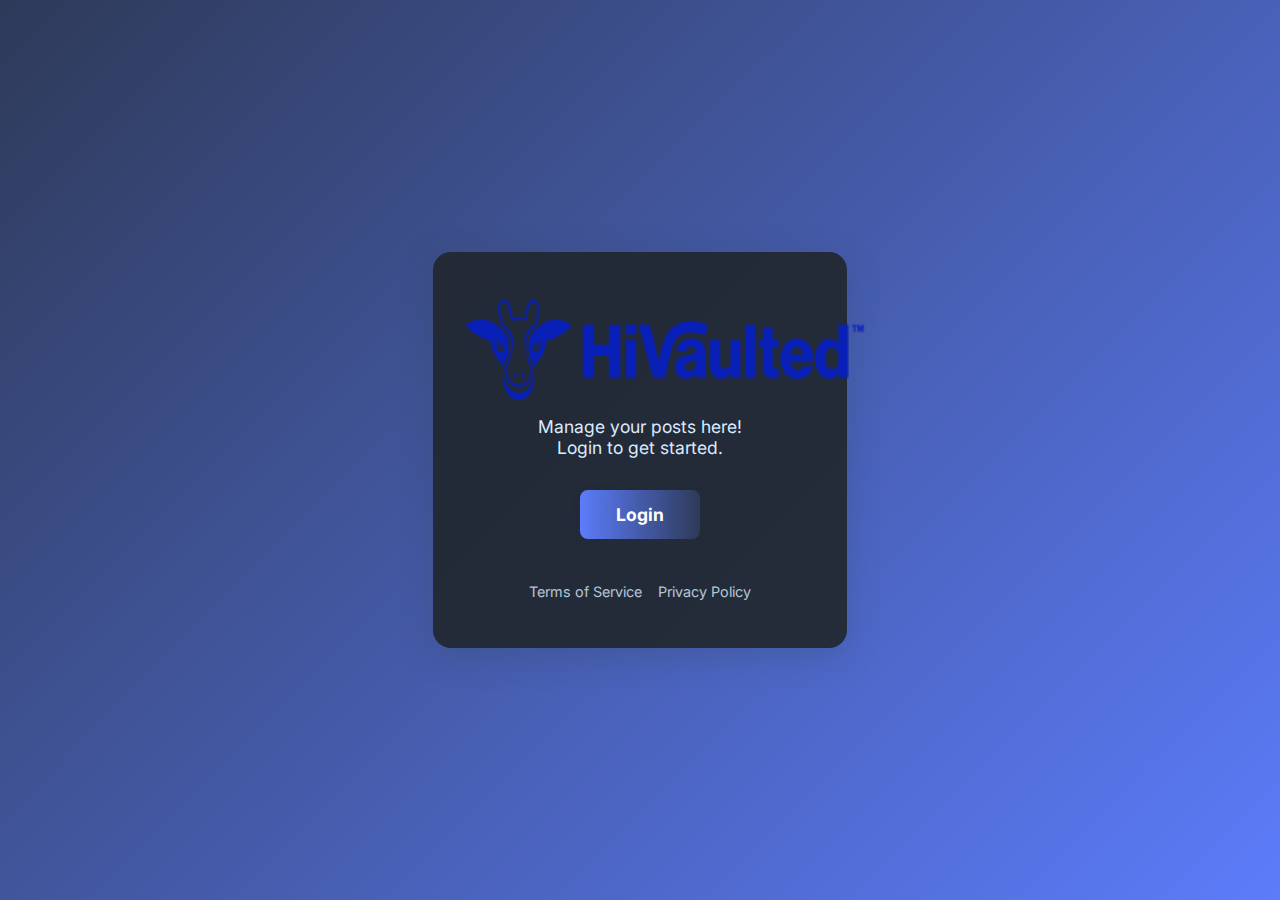
<file: index.html>
<!DOCTYPE html>
<html lang="en">
<head>
    <meta charset="UTF-8">
    <meta name="viewport" content="width=device-width,initial-scale=1.0">
    <title>HiVaulted - Welcome</title>
    
    <!-- Primary Meta Tags -->
    <meta name="title" content="HiVaulted - Welcome">
    <meta name="description" content="Manage your posts here! Login to get started with HiVaulted.">
    <meta name="keywords" content="HiVaulted, social media management, video player, post management, content creation">
    <meta name="author" content="HiVaulted">
    
    <!-- Open Graph / Facebook Meta Tags -->
    <meta property="og:type" content="website" />
    <meta property="og:url" content="https://hi-vaulted.vercel.app/" />
    <meta property="og:title" content="HiVaulted - Welcome" />
    <meta property="og:description" content="Manage your posts here! Login to get started with HiVaulted." />
    <meta property="og:image" content="https://hi-vaulted.vercel.app/src/Logo.png" />
    <meta property="og:image:secure_url" content="https://hi-vaulted.vercel.app/src/Logo.png" />
    <meta property="og:image:type" content="image/png" />
    <meta property="og:image:width" content="1200" />
    <meta property="og:image:height" content="630" />
    <meta property="og:image:alt" content="HiVaulted Logo" />
    <meta property="og:site_name" content="HiVaulted" />
    <meta property="og:locale" content="en_US" />
    <meta property="fb:app_id" content="1028800242485433" />
    
    <!-- Additional Meta Tags -->
    <link rel="canonical" href="https://hi-vaulted.vercel.app/" />
    <meta name="robots" content="index, follow">
    <meta http-equiv="Content-Type" content="text/html; charset=utf-8">
    <meta name="language" content="English">
    
    <!-- Favicon -->
    <link rel="icon" type="image/png" href="/src/Logo.png">
    
    <!-- Google Fonts -->
    <link href="https://fonts.googleapis.com/css?family=Inter:400,700&display=swap" rel="stylesheet">

    <style>
        body {
            margin: 0;
            font-family: 'Inter', Arial, sans-serif;
            background: linear-gradient(135deg, #2e3a59 0%, #5c7cfa 100%);
            color: #fff;
            min-height: 100vh;
            display: flex;
            align-items: center;
            justify-content: center;
        }
        .container {
            background: rgba(34, 40, 49, 0.95);
            padding: 48px 32px;
            border-radius: 18px;
            box-shadow: 0 8px 32px rgba(44, 62, 80, 0.25);
            text-align: center;
            max-width: 350px;
            width: 100%;
        }
        .logo {
            font-size: 2.5rem;
            font-weight: 700;
            letter-spacing: 2px;
            margin-bottom: 16px;
            color: #5c7cfa;
        }
        .subtitle {
            font-size: 1.1rem;
            margin-bottom: 32px;
            color: #dbeafe;
        }
        .login-btn {
            display: inline-block;
            padding: 14px 36px;
            font-size: 1.1rem;
            font-weight: 700;
            color: #fff;
            background: linear-gradient(90deg, #5c7cfa 0%, #2e3a59 100%);
            border: none;
            border-radius: 8px;
            cursor: pointer;
            text-decoration: none;
            transition: background 0.2s;
            box-shadow: 0 2px 8px rgba(44, 62, 80, 0.15);
            margin-bottom: 20px;
        }
        .login-btn:hover {
            background: linear-gradient(90deg, #2e3a59 0%, #5c7cfa 100%);
        }
        .footer-links {
            margin-top: 24px;
            display: flex;
            gap: 16px;
            justify-content: center;
            flex-wrap: wrap;
        }
        .footer-links a {
            color: #dbeafe;
            text-decoration: none;
            font-size: 0.9rem;
            opacity: 0.8;
            transition: opacity 0.2s;
        }
        .footer-links a:hover {
            opacity: 1;
            text-decoration: underline;
        }
    </style>
</head>
<body>
    <div class="container">
        <img src="src/Logo.png" alt="HiVaulted Logo" class="logo" style="width: 400px; height: 100px; margin-bottom: 16px; display: block; margin-left: auto; margin-right: auto;">
        <div class="subtitle">Manage your posts here!<br>Login to get started.</div>
        <a class="login-btn" href="https://app.hivaulted.com/version-test/">Login</a>
        
        <div class="footer-links">
            <a href="terms.html">Terms of Service</a>
            <a href="privacy.html">Privacy Policy</a>
        </div>
    </div>
</body>
</html>
</file>
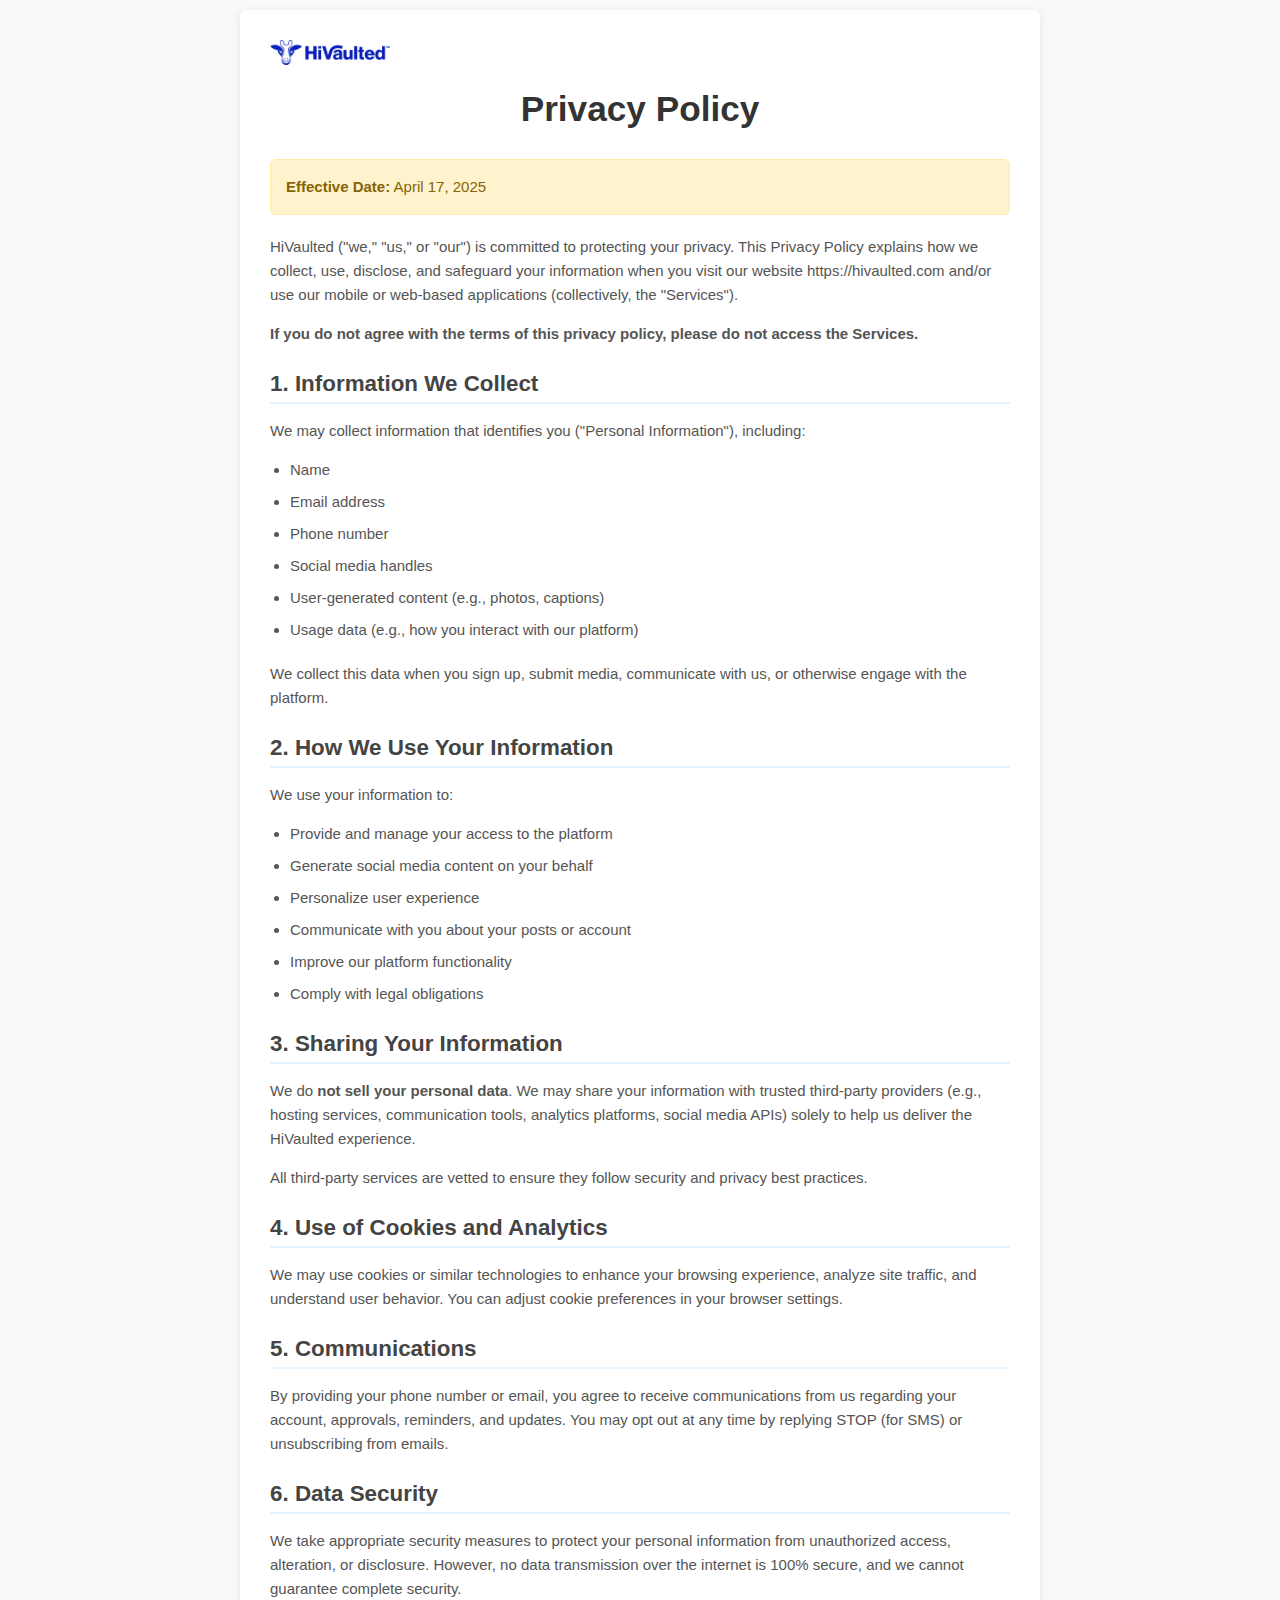
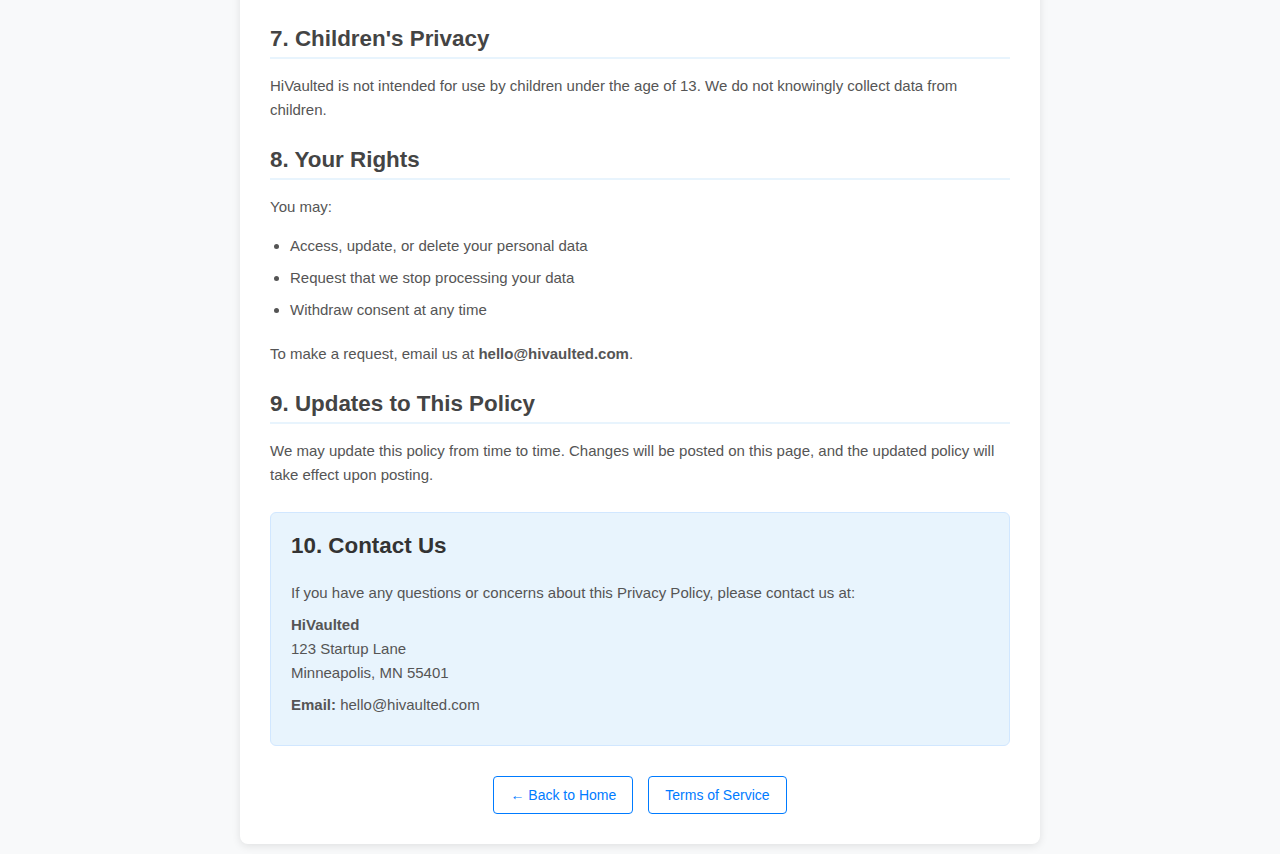
<file: privacy.html>
<!DOCTYPE html>
<html lang="en">
<head>
    <meta charset="UTF-8">
    <meta name="viewport" content="width=device-width, initial-scale=1.0">
    <title>Privacy Policy - HiVaulted</title>
    
    <!-- Primary Meta Tags -->
    <meta name="title" content="Privacy Policy - HiVaulted">
    <meta name="description" content="Privacy Policy for HiVaulted - Learn how we protect your privacy and handle your data">
    <meta name="keywords" content="HiVaulted, privacy policy, data protection, video player, privacy">
    <meta name="author" content="HiVaulted">
    
    <!-- Open Graph / Facebook Meta Tags -->
    <meta property="og:type" content="website" />
    <meta property="og:url" content="https://hi-vaulted.vercel.app/privacy.html" />
    <meta property="og:title" content="Privacy Policy - HiVaulted" />
    <meta property="og:description" content="Privacy Policy for HiVaulted - Learn how we protect your privacy and handle your data" />
    <meta property="og:image" content="https://hi-vaulted.vercel.app/src/Logo.png" />
    <meta property="og:image:secure_url" content="https://hi-vaulted.vercel.app/src/Logo.png" />
    <meta property="og:image:type" content="image/png" />
    <meta property="og:image:width" content="1200" />
    <meta property="og:image:height" content="630" />
    <meta property="og:image:alt" content="HiVaulted Logo" />
    <meta property="og:site_name" content="HiVaulted" />
    <meta property="og:locale" content="en_US" />
    <meta property="fb:app_id" content="1028800242485433" />
    
    <!-- Additional Meta Tags -->
    <link rel="canonical" href="https://hi-vaulted.vercel.app/privacy.html" />
    <meta name="robots" content="index, follow">
    <meta http-equiv="Content-Type" content="text/html; charset=utf-8">
    <meta name="language" content="English">
    
    <!-- Favicon -->
    <link rel="icon" type="image/png" href="/src/Logo.png">
    
    <!-- Stylesheet -->
    <link rel="stylesheet" href="styles.css">
</head>
<body>
    <div class="content-container">
        <div class="logo">
            <img src="src/Logo.png" alt="HiVaulted Logo">
        </div>
        
        <h1>Privacy Policy</h1>
        
        <div class="highlight">
            <p><strong>Effective Date:</strong> April 17, 2025</p>
        </div>
        
        <p>HiVaulted ("we," "us," or "our") is committed to protecting your privacy. This Privacy Policy explains how we collect, use, disclose, and safeguard your information when you visit our website https://hivaulted.com and/or use our mobile or web-based applications (collectively, the "Services").</p>

        <p><strong>If you do not agree with the terms of this privacy policy, please do not access the Services.</strong></p>

        <h2>1. Information We Collect</h2>
        <p>We may collect information that identifies you ("Personal Information"), including:</p>
        <ul>
            <li>Name</li>
            <li>Email address</li>
            <li>Phone number</li>
            <li>Social media handles</li>
            <li>User-generated content (e.g., photos, captions)</li>
            <li>Usage data (e.g., how you interact with our platform)</li>
        </ul>
        <p>We collect this data when you sign up, submit media, communicate with us, or otherwise engage with the platform.</p>

        <h2>2. How We Use Your Information</h2>
        <p>We use your information to:</p>
        <ul>
            <li>Provide and manage your access to the platform</li>
            <li>Generate social media content on your behalf</li>
            <li>Personalize user experience</li>
            <li>Communicate with you about your posts or account</li>
            <li>Improve our platform functionality</li>
            <li>Comply with legal obligations</li>
        </ul>

        <h2>3. Sharing Your Information</h2>
        <p>We do <strong>not sell your personal data</strong>. We may share your information with trusted third-party providers (e.g., hosting services, communication tools, analytics platforms, social media APIs) solely to help us deliver the HiVaulted experience.</p>
        <p>All third-party services are vetted to ensure they follow security and privacy best practices.</p>

        <h2>4. Use of Cookies and Analytics</h2>
        <p>We may use cookies or similar technologies to enhance your browsing experience, analyze site traffic, and understand user behavior. You can adjust cookie preferences in your browser settings.</p>

        <h2>5. Communications</h2>
        <p>By providing your phone number or email, you agree to receive communications from us regarding your account, approvals, reminders, and updates. You may opt out at any time by replying STOP (for SMS) or unsubscribing from emails.</p>

        <h2>6. Data Security</h2>
        <p>We take appropriate security measures to protect your personal information from unauthorized access, alteration, or disclosure. However, no data transmission over the internet is 100% secure, and we cannot guarantee complete security.</p>

        <h2>7. Children's Privacy</h2>
        <p>HiVaulted is not intended for use by children under the age of 13. We do not knowingly collect data from children.</p>

        <h2>8. Your Rights</h2>
        <p>You may:</p>
        <ul>
            <li>Access, update, or delete your personal data</li>
            <li>Request that we stop processing your data</li>
            <li>Withdraw consent at any time</li>
        </ul>
        <p>To make a request, email us at <strong>hello@hivaulted.com</strong>.</p>

        <h2>9. Updates to This Policy</h2>
        <p>We may update this policy from time to time. Changes will be posted on this page, and the updated policy will take effect upon posting.</p>

        <div class="contact-info">
            <h2>10. Contact Us</h2>
            <p>If you have any questions or concerns about this Privacy Policy, please contact us at:</p>
            <p><strong>HiVaulted</strong><br>
            123 Startup Lane<br>
            Minneapolis, MN 55401</p>
            <p><strong>Email:</strong> hello@hivaulted.com</p>
        </div>

        <div class="nav-links">
            <a href="index.html" class="nav-link">← Back to Home</a>
            <a href="terms.html" class="nav-link">Terms of Service</a>
        </div>
    </div>
</body>
</html>
</file>
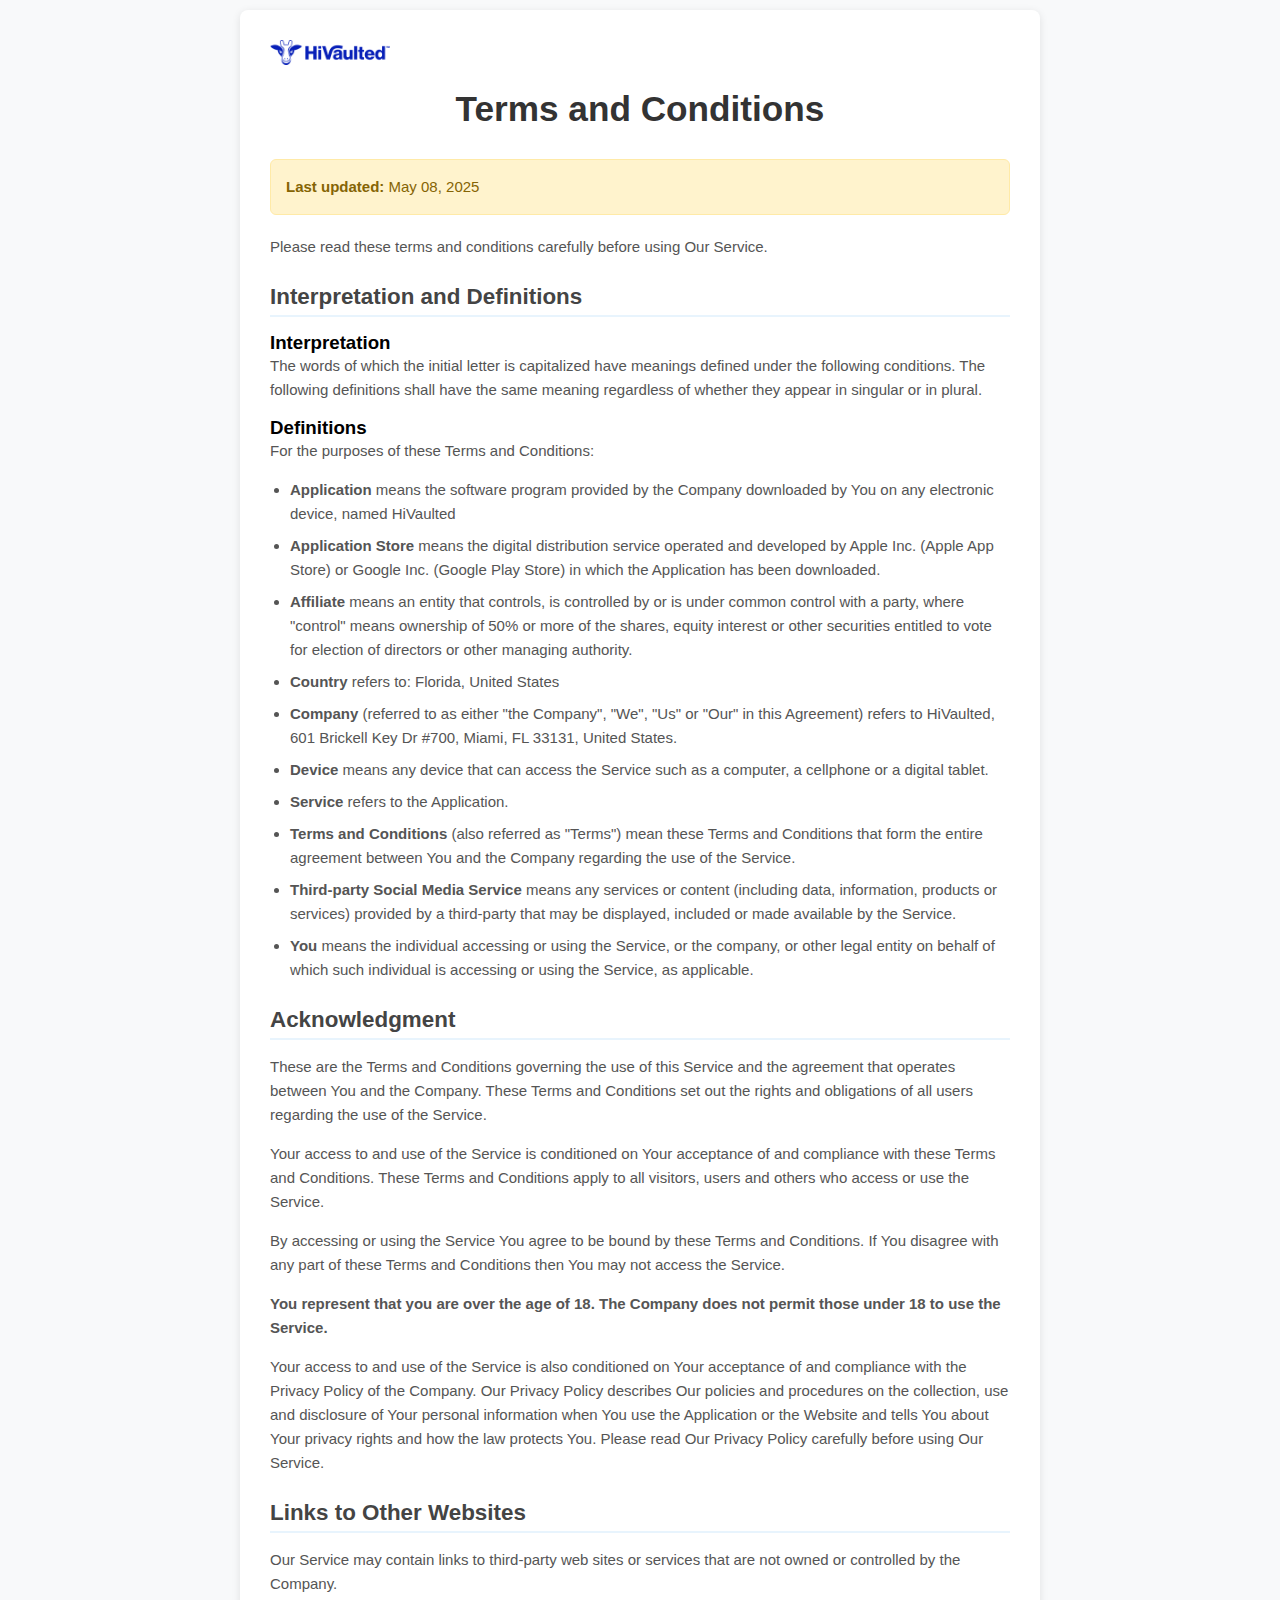
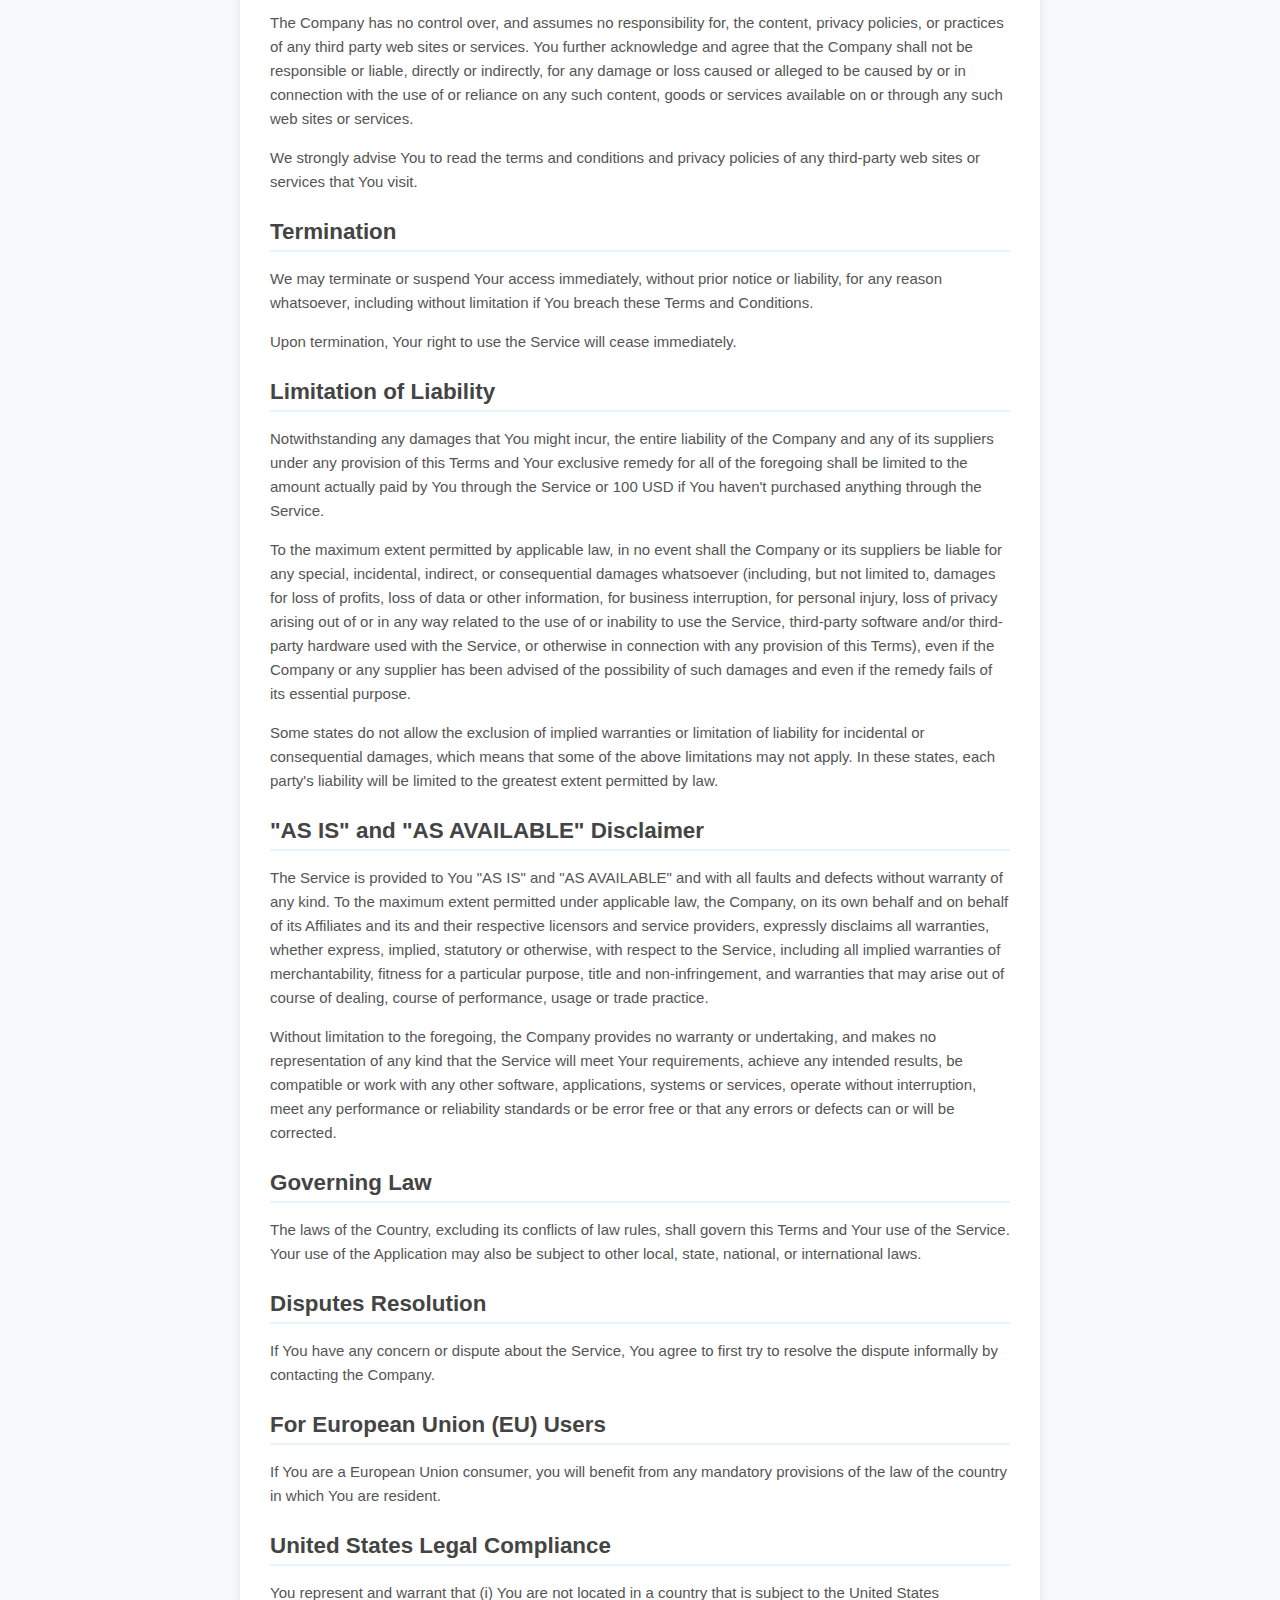
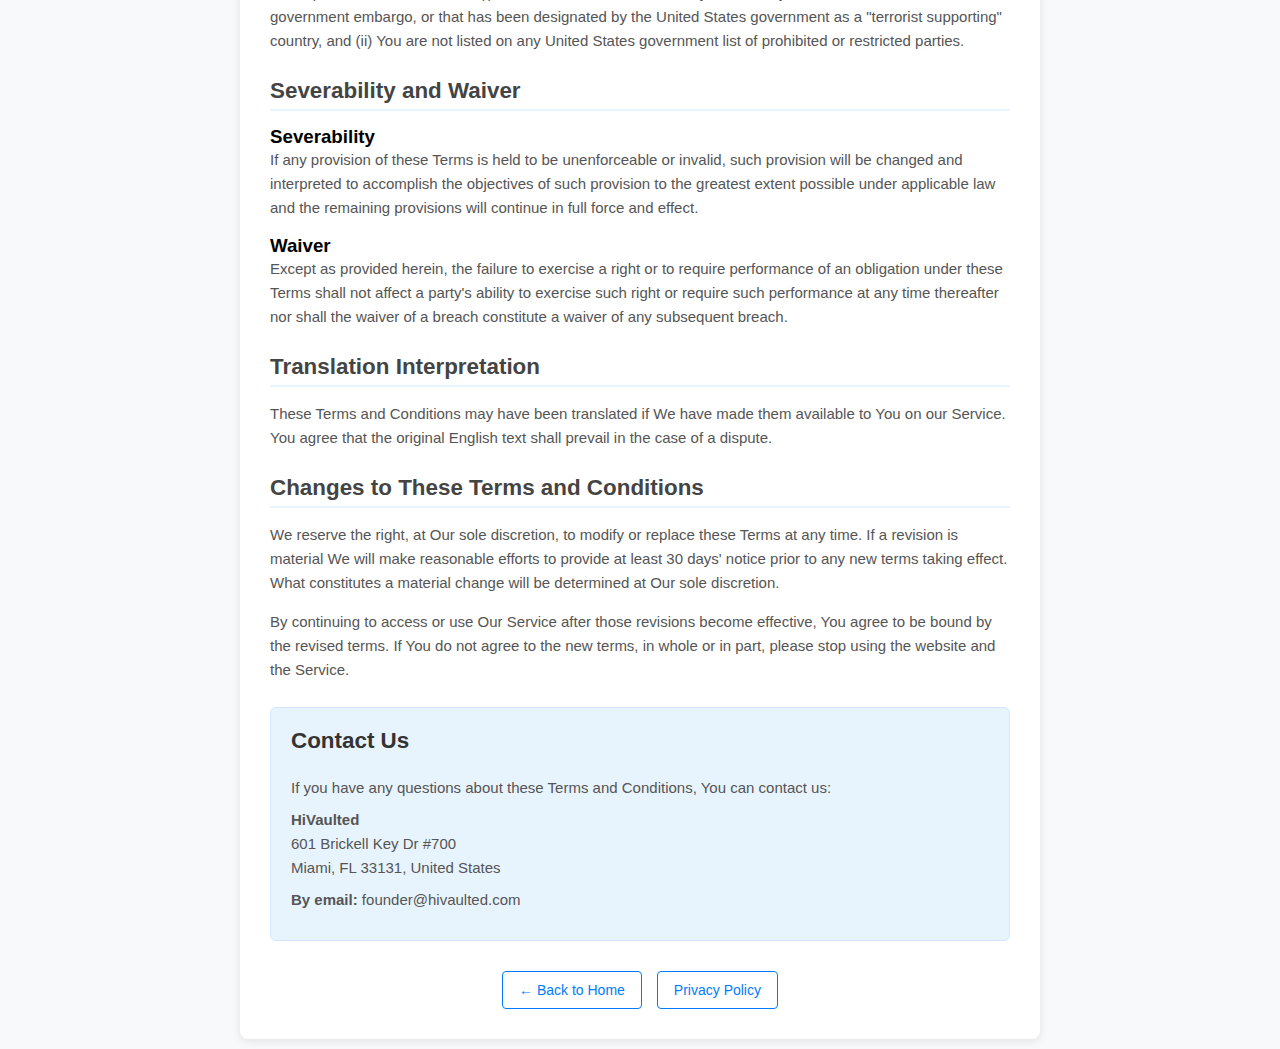
<file: terms.html>
<!DOCTYPE html>
<html lang="en">
<head>
    <meta charset="UTF-8">
    <meta name="viewport" content="width=device-width, initial-scale=1.0">
    <title>Terms and Conditions - HiVaulted</title>
    
    <!-- Primary Meta Tags -->
    <meta name="title" content="Terms and Conditions - HiVaulted">
    <meta name="description" content="Terms and Conditions for HiVaulted - Read our terms and conditions for using our mobile and web applications">
    <meta name="keywords" content="HiVaulted, terms of service, terms and conditions, legal, mobile app">
    <meta name="author" content="HiVaulted">
    
    <!-- Open Graph / Facebook Meta Tags -->
    <meta property="og:type" content="website" />
    <meta property="og:url" content="https://hi-vaulted.vercel.app/terms.html" />
    <meta property="og:title" content="Terms and Conditions - HiVaulted" />
    <meta property="og:description" content="Terms and Conditions for HiVaulted - Read our terms and conditions for using our mobile and web applications" />
    <meta property="og:image" content="https://hi-vaulted.vercel.app/src/logo-1.png" />
    <meta property="og:image:secure_url" content="https://hi-vaulted.vercel.app/src/logo-1.png" />
    <meta property="og:image:type" content="image/png" />
    <meta property="og:image:width" content="1005" />
    <meta property="og:image:height" content="210" />
    <meta property="og:image:alt" content="HiVaulted Logo" />
    <meta property="og:site_name" content="HiVaulted" />
    <meta property="og:locale" content="en_US" />
    <meta property="fb:app_id" content="1028800242485433" />
    
    <!-- Additional Meta Tags -->
    <link rel="canonical" href="https://hi-vaulted.vercel.app/terms.html" />
    <meta name="robots" content="index, follow">
    <meta http-equiv="Content-Type" content="text/html; charset=utf-8">
    <meta name="language" content="English">
    
    <!-- Favicon -->
    <link rel="icon" type="image/png" href="/src/Logo.png">
    
    <!-- Stylesheet -->
    <link rel="stylesheet" href="styles.css">
</head>
<body>
    <div class="content-container">
        <div class="logo">
            <img src="src/Logo.png" alt="HiVaulted Logo">
        </div>
        
        <h1>Terms and Conditions</h1>
        
        <div class="highlight">
            <p><strong>Last updated:</strong> May 08, 2025</p>
        </div>
        
        <p>Please read these terms and conditions carefully before using Our Service.</p>

        <h2>Interpretation and Definitions</h2>
        
        <h3>Interpretation</h3>
        <p>The words of which the initial letter is capitalized have meanings defined under the following conditions. The following definitions shall have the same meaning regardless of whether they appear in singular or in plural.</p>

        <h3>Definitions</h3>
        <p>For the purposes of these Terms and Conditions:</p>
        <ul>
            <li><strong>Application</strong> means the software program provided by the Company downloaded by You on any electronic device, named HiVaulted</li>
            <li><strong>Application Store</strong> means the digital distribution service operated and developed by Apple Inc. (Apple App Store) or Google Inc. (Google Play Store) in which the Application has been downloaded.</li>
            <li><strong>Affiliate</strong> means an entity that controls, is controlled by or is under common control with a party, where "control" means ownership of 50% or more of the shares, equity interest or other securities entitled to vote for election of directors or other managing authority.</li>
            <li><strong>Country</strong> refers to: Florida, United States</li>
            <li><strong>Company</strong> (referred to as either "the Company", "We", "Us" or "Our" in this Agreement) refers to HiVaulted, 601 Brickell Key Dr #700, Miami, FL 33131, United States.</li>
            <li><strong>Device</strong> means any device that can access the Service such as a computer, a cellphone or a digital tablet.</li>
            <li><strong>Service</strong> refers to the Application.</li>
            <li><strong>Terms and Conditions</strong> (also referred as "Terms") mean these Terms and Conditions that form the entire agreement between You and the Company regarding the use of the Service.</li>
            <li><strong>Third-party Social Media Service</strong> means any services or content (including data, information, products or services) provided by a third-party that may be displayed, included or made available by the Service.</li>
            <li><strong>You</strong> means the individual accessing or using the Service, or the company, or other legal entity on behalf of which such individual is accessing or using the Service, as applicable.</li>
        </ul>

        <h2>Acknowledgment</h2>
        <p>These are the Terms and Conditions governing the use of this Service and the agreement that operates between You and the Company. These Terms and Conditions set out the rights and obligations of all users regarding the use of the Service.</p>
        <p>Your access to and use of the Service is conditioned on Your acceptance of and compliance with these Terms and Conditions. These Terms and Conditions apply to all visitors, users and others who access or use the Service.</p>
        <p>By accessing or using the Service You agree to be bound by these Terms and Conditions. If You disagree with any part of these Terms and Conditions then You may not access the Service.</p>
        <p><strong>You represent that you are over the age of 18. The Company does not permit those under 18 to use the Service.</strong></p>
        <p>Your access to and use of the Service is also conditioned on Your acceptance of and compliance with the Privacy Policy of the Company. Our Privacy Policy describes Our policies and procedures on the collection, use and disclosure of Your personal information when You use the Application or the Website and tells You about Your privacy rights and how the law protects You. Please read Our Privacy Policy carefully before using Our Service.</p>

        <h2>Links to Other Websites</h2>
        <p>Our Service may contain links to third-party web sites or services that are not owned or controlled by the Company.</p>
        <p>The Company has no control over, and assumes no responsibility for, the content, privacy policies, or practices of any third party web sites or services. You further acknowledge and agree that the Company shall not be responsible or liable, directly or indirectly, for any damage or loss caused or alleged to be caused by or in connection with the use of or reliance on any such content, goods or services available on or through any such web sites or services.</p>
        <p>We strongly advise You to read the terms and conditions and privacy policies of any third-party web sites or services that You visit.</p>

        <h2>Termination</h2>
        <p>We may terminate or suspend Your access immediately, without prior notice or liability, for any reason whatsoever, including without limitation if You breach these Terms and Conditions.</p>
        <p>Upon termination, Your right to use the Service will cease immediately.</p>

        <h2>Limitation of Liability</h2>
        <p>Notwithstanding any damages that You might incur, the entire liability of the Company and any of its suppliers under any provision of this Terms and Your exclusive remedy for all of the foregoing shall be limited to the amount actually paid by You through the Service or 100 USD if You haven't purchased anything through the Service.</p>
        <p>To the maximum extent permitted by applicable law, in no event shall the Company or its suppliers be liable for any special, incidental, indirect, or consequential damages whatsoever (including, but not limited to, damages for loss of profits, loss of data or other information, for business interruption, for personal injury, loss of privacy arising out of or in any way related to the use of or inability to use the Service, third-party software and/or third-party hardware used with the Service, or otherwise in connection with any provision of this Terms), even if the Company or any supplier has been advised of the possibility of such damages and even if the remedy fails of its essential purpose.</p>
        <p>Some states do not allow the exclusion of implied warranties or limitation of liability for incidental or consequential damages, which means that some of the above limitations may not apply. In these states, each party's liability will be limited to the greatest extent permitted by law.</p>

        <h2>"AS IS" and "AS AVAILABLE" Disclaimer</h2>
        <p>The Service is provided to You "AS IS" and "AS AVAILABLE" and with all faults and defects without warranty of any kind. To the maximum extent permitted under applicable law, the Company, on its own behalf and on behalf of its Affiliates and its and their respective licensors and service providers, expressly disclaims all warranties, whether express, implied, statutory or otherwise, with respect to the Service, including all implied warranties of merchantability, fitness for a particular purpose, title and non-infringement, and warranties that may arise out of course of dealing, course of performance, usage or trade practice.</p>
        <p>Without limitation to the foregoing, the Company provides no warranty or undertaking, and makes no representation of any kind that the Service will meet Your requirements, achieve any intended results, be compatible or work with any other software, applications, systems or services, operate without interruption, meet any performance or reliability standards or be error free or that any errors or defects can or will be corrected.</p>

        <h2>Governing Law</h2>
        <p>The laws of the Country, excluding its conflicts of law rules, shall govern this Terms and Your use of the Service. Your use of the Application may also be subject to other local, state, national, or international laws.</p>

        <h2>Disputes Resolution</h2>
        <p>If You have any concern or dispute about the Service, You agree to first try to resolve the dispute informally by contacting the Company.</p>

        <h2>For European Union (EU) Users</h2>
        <p>If You are a European Union consumer, you will benefit from any mandatory provisions of the law of the country in which You are resident.</p>

        <h2>United States Legal Compliance</h2>
        <p>You represent and warrant that (i) You are not located in a country that is subject to the United States government embargo, or that has been designated by the United States government as a "terrorist supporting" country, and (ii) You are not listed on any United States government list of prohibited or restricted parties.</p>

        <h2>Severability and Waiver</h2>
        
        <h3>Severability</h3>
        <p>If any provision of these Terms is held to be unenforceable or invalid, such provision will be changed and interpreted to accomplish the objectives of such provision to the greatest extent possible under applicable law and the remaining provisions will continue in full force and effect.</p>

        <h3>Waiver</h3>
        <p>Except as provided herein, the failure to exercise a right or to require performance of an obligation under these Terms shall not affect a party's ability to exercise such right or require such performance at any time thereafter nor shall the waiver of a breach constitute a waiver of any subsequent breach.</p>

        <h2>Translation Interpretation</h2>
        <p>These Terms and Conditions may have been translated if We have made them available to You on our Service. You agree that the original English text shall prevail in the case of a dispute.</p>

        <h2>Changes to These Terms and Conditions</h2>
        <p>We reserve the right, at Our sole discretion, to modify or replace these Terms at any time. If a revision is material We will make reasonable efforts to provide at least 30 days' notice prior to any new terms taking effect. What constitutes a material change will be determined at Our sole discretion.</p>
        <p>By continuing to access or use Our Service after those revisions become effective, You agree to be bound by the revised terms. If You do not agree to the new terms, in whole or in part, please stop using the website and the Service.</p>

        <div class="contact-info">
            <h2>Contact Us</h2>
            <p>If you have any questions about these Terms and Conditions, You can contact us:</p>
            <p><strong>HiVaulted</strong><br>
            601 Brickell Key Dr #700<br>
            Miami, FL 33131, United States</p>
            <p><strong>By email:</strong> founder@hivaulted.com</p>
        </div>

        <div class="nav-links">
            <a href="index.html" class="nav-link">← Back to Home</a>
            <a href="privacy.html" class="nav-link">Privacy Policy</a>
        </div>
    </div>
</body>
</html>
</file>
<file: styles.css>
* {
    margin: 0;
    padding: 0;
    box-sizing: border-box;
}

body {
    background-color: #f8f9fa;
    font-family: Arial, sans-serif;
    display: flex;
    align-items: center;
    justify-content: center;
    min-height: 100vh;
    padding: 10px;
}

.video-container {
    width: 100%;
    max-width: 600px;
    background: white;
    border-radius: 8px;
    box-shadow: 0 2px 8px rgba(0,0,0,0.1);
    padding: 20px;
    text-align: center;
}

.logo {
    margin-bottom: 20px;
}

.logo img {
    max-width: 120px;
    height: auto;
}

video {
    width: 100%;
    max-width: 100%;
    height: auto;
    border-radius: 6px;
    background-color: #000;
    box-shadow: 0 2px 8px rgba(0,0,0,0.1);
}

.video-info {
    margin-top: 15px;
    padding: 15px;
    background-color: #e8f4fd;
    border-radius: 6px;
    border: 1px solid #d1e7ff;
}

.video-info h3 {
    color: #333;
    margin-bottom: 8px;
    font-size: 16px;
}

.video-info p {
    color: #666;
    font-size: 14px;
    line-height: 1.4;
}

.fallback-links {
    margin-top: 15px;
    display: flex;
    gap: 15px;
    justify-content: center;
    flex-wrap: wrap;
}

.fallback-links a {
    color: #007bff;
    text-decoration: none;
    font-size: 14px;
    padding: 8px 12px;
    border: 1px solid #007bff;
    border-radius: 4px;
    transition: all 0.3s ease;
}

.fallback-links a:hover {
    background-color: #007bff;
    color: white;
}

.error-message {
    display: none;
    background-color: #f8d7da;
    color: #721c24;
    padding: 15px;
    border-radius: 6px;
    border: 1px solid #f1aeb5;
    margin-top: 15px;
}

/* Estilos específicos para páginas de conteúdo */
.content-container {
    width: 100%;
    max-width: 800px;
    background: white;
    border-radius: 8px;
    box-shadow: 0 2px 8px rgba(0,0,0,0.1);
    padding: 30px;
    text-align: left;
}

.content-container h1 {
    color: #333;
    margin-bottom: 30px;
    text-align: center;
    font-size: 2.2rem;
}

.content-container h2 {
    color: #444;
    margin-top: 25px;
    margin-bottom: 15px;
    font-size: 1.4rem;
    border-bottom: 2px solid #e8f4fd;
    padding-bottom: 5px;
}

.content-container p, 
.content-container li {
    line-height: 1.6;
    margin-bottom: 15px;
    color: #555;
    font-size: 15px;
}

.content-container ul {
    margin-left: 20px;
    margin-bottom: 20px;
}

.content-container li {
    margin-bottom: 8px;
}

.nav-links {
    display: flex;
    gap: 15px;
    justify-content: center;
    flex-wrap: wrap;
    margin-top: 30px;
}

.nav-link {
    color: #007bff;
    text-decoration: none;
    font-size: 14px;
    padding: 10px 16px;
    border: 1px solid #007bff;
    border-radius: 4px;
    transition: all 0.3s ease;
}

.nav-link:hover {
    background-color: #007bff;
    color: white;
}

.last-updated {
    margin-top: 30px;
    font-size: 13px;
    color: #888;
    text-align: center;
    padding: 15px;
    background-color: #f8f9fa;
    border-radius: 6px;
}

.contact-info {
    background-color: #e8f4fd;
    padding: 20px;
    border-radius: 6px;
    margin-top: 25px;
    border: 1px solid #d1e7ff;
}

.contact-info h2 {
    margin-top: 0;
    color: #333;
}

.contact-info p {
    margin-bottom: 8px;
}

.highlight {
    background-color: #fff3cd;
    padding: 15px;
    border-radius: 6px;
    border: 1px solid #ffeaa7;
    margin: 20px 0;
}

.highlight p {
    margin-bottom: 0;
    color: #856404;
}
</file>
